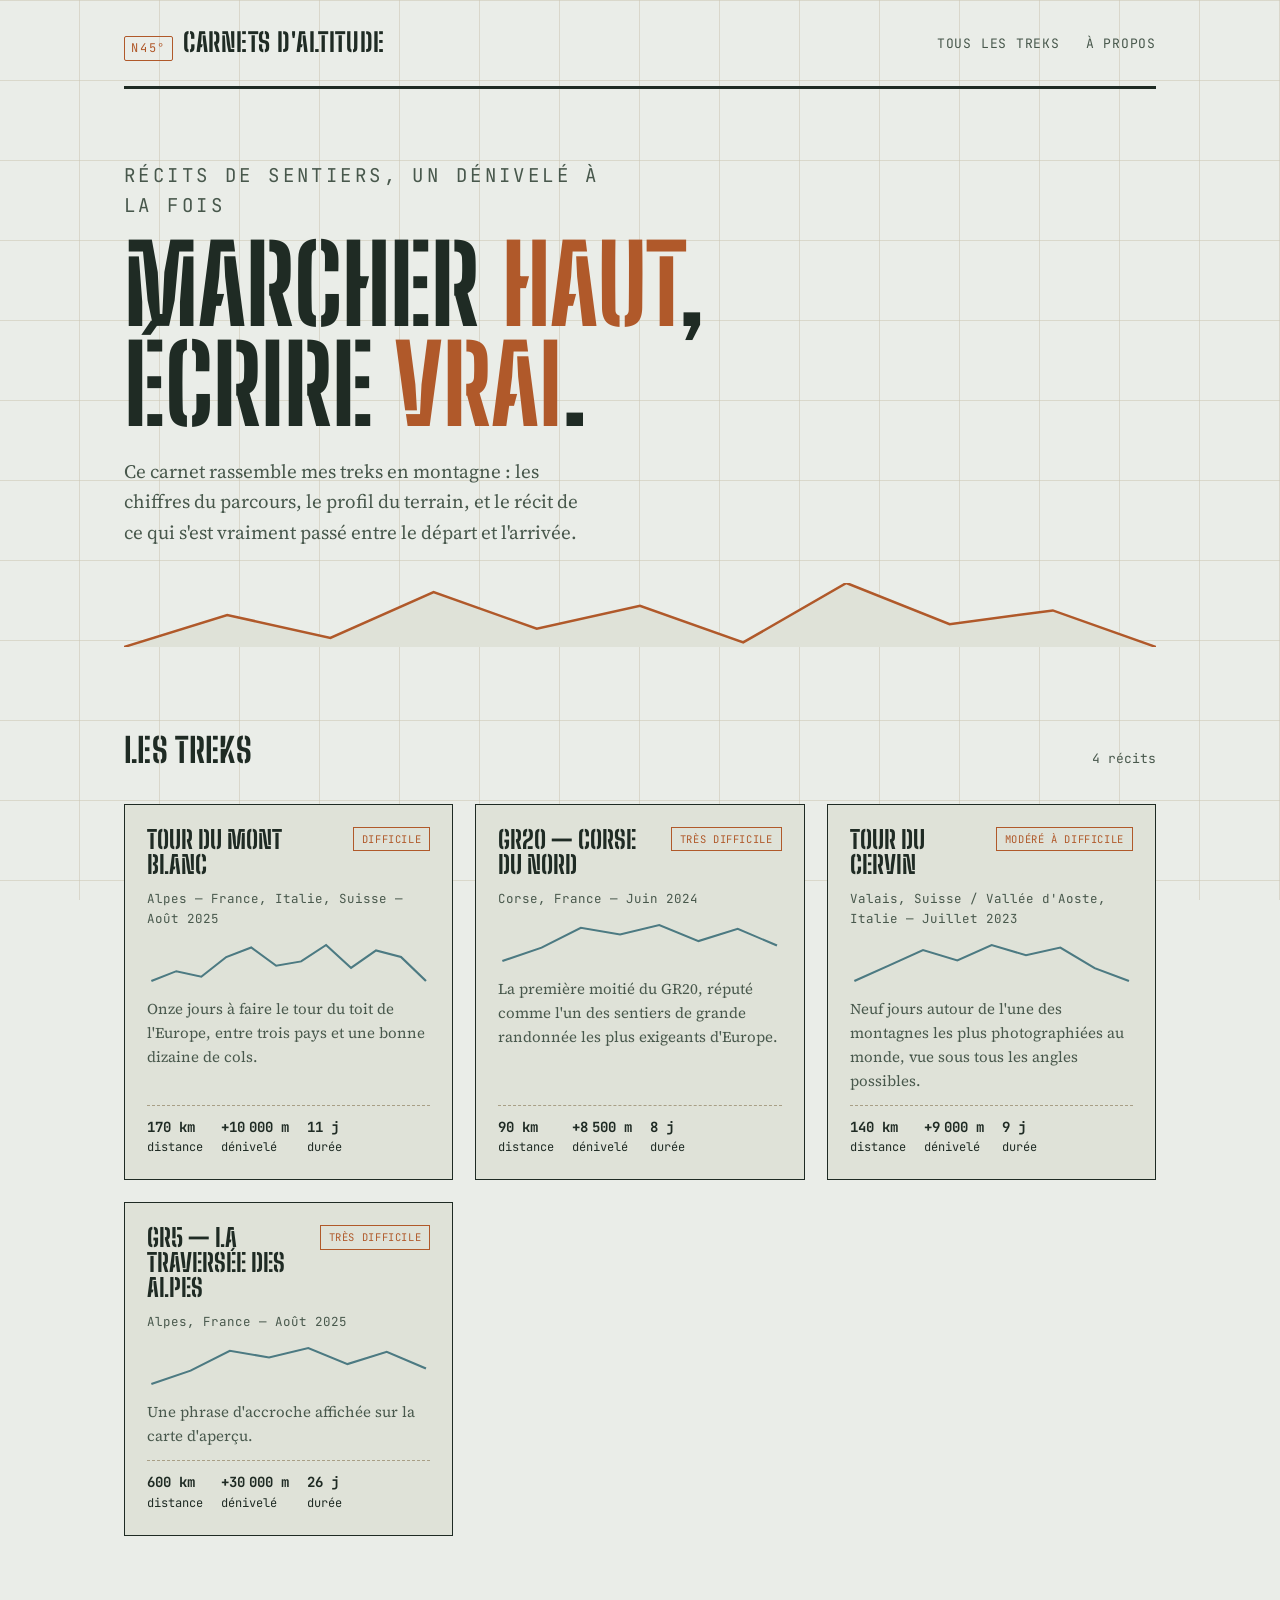
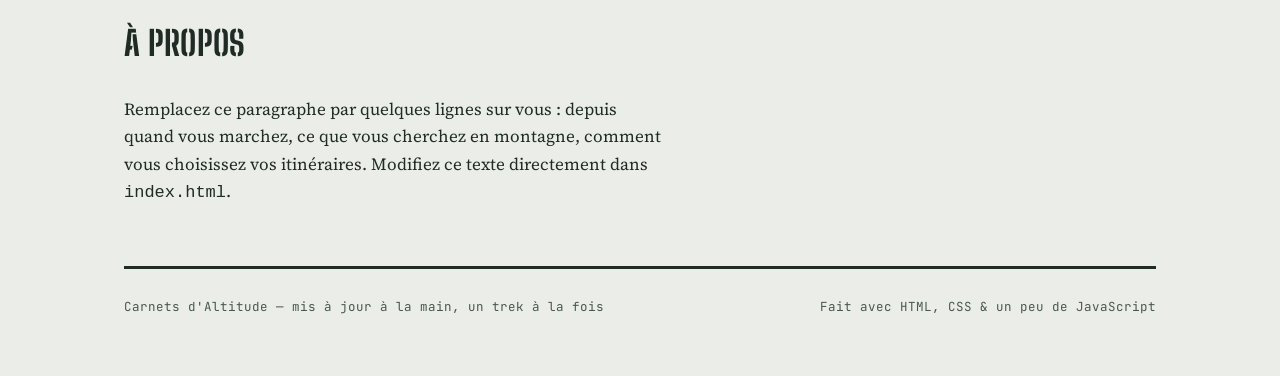
<file: index.html>
<!DOCTYPE html>
<html lang="fr">
<head>
  <meta charset="UTF-8">
  <meta name="viewport" content="width=device-width, initial-scale=1.0">
  <title>Carnets d'Altitude — récits de treks en montagne</title>
  <meta name="description" content="Récits, chiffres et photos de treks en montagne.">
  <link rel="stylesheet" href="css/style.css">
</head>
<body>

  <div class="wrap">
    <header class="site-header">
      <a class="brand" href="index.html">
        <span class="brand-mark">N45°</span>
        <span class="brand-name">Carnets d'Altitude</span>
      </a>
      <nav class="site-nav">
        <a href="index.html">Tous les treks</a>
        <a href="#about">À propos</a>
      </nav>
    </header>

    <section class="hero">
      <p class="hero-eyebrow">Récits de sentiers, un dénivelé à la fois</p>
      <h1>Marcher <em>haut</em>,<br>écrire <em>vrai</em>.</h1>
      <p>Ce carnet rassemble mes treks en montagne : les chiffres du parcours, le profil du terrain, et le récit de ce qui s'est vraiment passé entre le départ et l'arrivée.</p>
      <div class="profile-divider-slot"></div>
    </section>

    <section id="treks">
      <div class="section-head">
        <h2>Les treks</h2>
        <span class="count" id="trek-count"></span>
      </div>
      <div class="trek-grid" id="trek-grid"></div>
    </section>

    <section id="about" style="margin-bottom:60px;">
      <div class="section-head"><h2>À propos</h2></div>
      <p style="max-width:60ch;">Remplacez ce paragraphe par quelques lignes sur vous : depuis quand vous marchez, ce que vous cherchez en montagne, comment vous choisissez vos itinéraires. Modifiez ce texte directement dans <code>index.html</code>.</p>
    </section>

    <footer class="site-footer">
      <span>Carnets d'Altitude — mis à jour à la main, un trek à la fois</span>
      <span>Fait avec HTML, CSS &amp; un peu de JavaScript</span>
    </footer>
  </div>

  <script src="data/treks.js"></script>
  <script src="js/main.js"></script>
</body>
</html>
</file>
<file: css/style.css>
/* ============================================================
   CARNETS D'ALTITUDE — feuille de style
   Système de design : carte topographique / balisage de sentier
   ============================================================ */

@import url('https://fonts.googleapis.com/css2?family=Big+Shoulders+Stencil:wght@500;700;900&family=Source+Serif+4:ital,wght@0,400;0,600;1,400&family=JetBrains+Mono:wght@400;500;700&display=swap');

:root {
  --paper: #eaede8;
  --paper-raised: #dfe2d8;
  --ink: #1f2b24;
  --ink-soft: #48584c;
  --rust: #b0592a;
  --rust-dark: #8a4520;
  --glacier: #4c7a82;
  --moss: #6b7a4f;
  --contour: #c9c2ae;
  --contour-strong: #a89f86;

  --display: 'Big Shoulders Stencil', sans-serif;
  --body: 'Source Serif 4', Georgia, serif;
  --mono: 'JetBrains Mono', monospace;

  --max-w: 1080px;
}

* { box-sizing: border-box; }

html { scroll-behavior: smooth; }

body {
  margin: 0;
  background: var(--paper);
  background-image:
    repeating-linear-gradient(0deg, transparent, transparent 79px, var(--contour) 80px),
    repeating-linear-gradient(90deg, transparent, transparent 79px, var(--contour) 80px);
  background-size: 80px 80px;
  background-attachment: fixed;
  color: var(--ink);
  font-family: var(--body);
  font-size: 17px;
  line-height: 1.6;
}

a { color: var(--rust); text-decoration: none; }
a:hover { text-decoration: underline; }
a:focus-visible, button:focus-visible { outline: 3px solid var(--glacier); outline-offset: 2px; }

.wrap { max-width: var(--max-w); margin: 0 auto; padding: 0 24px; }

/* ---------- Header ---------- */

.site-header {
  display: flex;
  align-items: center;
  justify-content: space-between;
  padding: 22px 0;
  border-bottom: 3px solid var(--ink);
}

.brand {
  display: flex;
  align-items: baseline;
  gap: 10px;
  color: var(--ink);
  text-decoration: none;
}

.brand:hover { text-decoration: none; }

.brand-mark {
  font-family: var(--mono);
  font-size: 12px;
  letter-spacing: 0.15em;
  color: var(--rust);
  border: 1.5px solid var(--rust);
  padding: 2px 6px;
  border-radius: 2px;
}

.brand-name {
  font-family: var(--display);
  font-weight: 700;
  font-size: 26px;
  letter-spacing: 0.02em;
  text-transform: uppercase;
}

.site-nav a {
  font-family: var(--mono);
  font-size: 13px;
  letter-spacing: 0.06em;
  text-transform: uppercase;
  color: var(--ink-soft);
  margin-left: 22px;
}
.site-nav a:hover { color: var(--rust); }

/* ---------- Hero ---------- */

.hero {
  padding: 72px 0 40px;
  position: relative;
}

.hero-eyebrow {
  font-family: var(--mono);
  font-size: 13px;
  letter-spacing: 0.18em;
  text-transform: uppercase;
  color: var(--glacier);
  margin: 0 0 14px;
}

.hero h1 {
  font-family: var(--display);
  font-size: clamp(52px, 9vw, 108px);
  line-height: 0.92;
  margin: 0 0 22px;
  text-transform: uppercase;
  color: var(--ink);
}

.hero h1 em {
  font-style: normal;
  color: var(--rust);
}

.hero p {
  max-width: 46ch;
  color: var(--ink-soft);
  font-size: 19px;
}

/* Signature element: elevation-profile divider */
.profile-divider {
  width: 100%;
  height: 64px;
  margin: 36px 0;
  display: block;
}
.profile-divider path {
  fill: none;
  stroke: var(--rust);
  stroke-width: 2.5;
}
.profile-divider .fill {
  fill: var(--paper-raised);
  stroke: none;
}

/* ---------- Stats strip ---------- */

.stat-strip {
  display: flex;
  flex-wrap: wrap;
  gap: 0;
  border-top: 1.5px solid var(--contour-strong);
  border-bottom: 1.5px solid var(--contour-strong);
  margin: 10px 0 48px;
}

.stat-strip .stat {
  flex: 1 1 140px;
  padding: 16px 20px;
  border-right: 1.5px solid var(--contour-strong);
}
.stat-strip .stat:last-child { border-right: none; }

.stat .n {
  display: block;
  font-family: var(--mono);
  font-weight: 700;
  font-size: 26px;
  color: var(--rust);
}
.stat .label {
  font-family: var(--mono);
  font-size: 11px;
  letter-spacing: 0.1em;
  text-transform: uppercase;
  color: var(--ink-soft);
}

/* ---------- Section headings ---------- */

.section-head {
  display: flex;
  align-items: baseline;
  justify-content: space-between;
  margin: 0 0 26px;
}

.section-head h2 {
  font-family: var(--display);
  text-transform: uppercase;
  font-size: 34px;
  margin: 0;
  letter-spacing: 0.01em;
}

.section-head .count {
  font-family: var(--mono);
  font-size: 13px;
  color: var(--ink-soft);
}

/* ---------- Trek cards ---------- */

.trek-grid {
  display: grid;
  grid-template-columns: repeat(auto-fill, minmax(300px, 1fr));
  gap: 22px;
  margin-bottom: 80px;
}

.trek-card {
  background: var(--paper-raised);
  border: 1.5px solid var(--ink);
  padding: 22px;
  display: flex;
  flex-direction: column;
  gap: 12px;
  color: var(--ink);
  text-decoration: none;
  transition: transform 0.15s ease, box-shadow 0.15s ease;
  position: relative;
}

.trek-card:hover {
  text-decoration: none;
  transform: translate(-3px, -3px);
  box-shadow: 5px 5px 0 var(--ink);
}

.trek-card .card-top {
  display: flex;
  justify-content: space-between;
  align-items: flex-start;
  gap: 10px;
}

.trek-card h3 {
  font-family: var(--display);
  text-transform: uppercase;
  font-size: 25px;
  margin: 0;
  line-height: 1;
}

.badge {
  font-family: var(--mono);
  font-size: 10.5px;
  letter-spacing: 0.06em;
  text-transform: uppercase;
  padding: 3px 8px;
  border: 1.5px solid var(--moss);
  color: var(--moss);
  white-space: nowrap;
  flex-shrink: 0;
}
.badge.hard { border-color: var(--rust); color: var(--rust); }

.trek-card .meta {
  font-family: var(--mono);
  font-size: 12.5px;
  color: var(--ink-soft);
}

.trek-card .sparkline {
  width: 100%;
  height: 44px;
}
.trek-card .sparkline path {
  fill: none;
  stroke: var(--glacier);
  stroke-width: 2;
}

.trek-card .resume {
  font-size: 15px;
  color: var(--ink-soft);
  margin: 0;
}

.trek-card .card-stats {
  display: flex;
  gap: 18px;
  font-family: var(--mono);
  font-size: 12px;
  margin-top: auto;
  padding-top: 10px;
  border-top: 1px dashed var(--contour-strong);
}
.trek-card .card-stats b { color: var(--ink); font-size: 14px; display: block; }

/* ---------- Trek detail page ---------- */

.detail-hero {
  padding: 44px 0 10px;
}

.back-link {
  font-family: var(--mono);
  font-size: 13px;
  color: var(--ink-soft);
  display: inline-block;
  margin-bottom: 24px;
}

.detail-hero .lieu {
  font-family: var(--mono);
  font-size: 14px;
  color: var(--glacier);
  text-transform: uppercase;
  letter-spacing: 0.08em;
}

.detail-hero h1 {
  font-family: var(--display);
  text-transform: uppercase;
  font-size: clamp(42px, 7vw, 76px);
  line-height: 0.95;
  margin: 8px 0 20px;
}

.elevation-chart {
  width: 100%;
  height: 200px;
  background: var(--paper-raised);
  border: 1.5px solid var(--ink);
  margin: 24px 0 48px;
}
.elevation-chart-svg { width: 100%; height: 100%; display: block; }

.trek-map {
  width: 100%;
  height: 380px;
  border: 1.5px solid var(--ink);
  margin: 24px 0;
  background: var(--paper-raised);
  filter: saturate(0.85);
}

.elevation-chart .loading {
  display: flex;
  align-items: center;
  justify-content: center;
  height: 100%;
  font-family: var(--mono);
  font-size: 12px;
  color: var(--ink-soft);
}
.elevation-chart-svg { width: 100%; height: 100%; display: block; }
.elevation-chart .area { fill: rgba(176, 89, 42, 0.16); stroke: none; }
.elevation-chart .line { fill: none; stroke: var(--rust); stroke-width: 2.5; }
.elevation-chart .gridline { stroke: var(--contour); stroke-width: 1; }
.elevation-chart text {
  font-family: var(--mono);
  font-size: 10px;
  fill: var(--ink-soft);
}

.journal {
  max-width: 68ch;
  margin-bottom: 70px;
}

.journal-text {
  font-size: 18.5px;
  white-space: pre-line;
}
.journal-text p { margin: 0 0 20px; }

.journal-photo {
  margin: 36px 0;
  border: 1.5px solid var(--ink);
  background: var(--paper-raised);
}
.journal-photo img {
  display: block;
  width: 100%;
}
.journal-photo figcaption {
  font-family: var(--mono);
  font-style: italic;
  font-size: 13px;
  color: var(--ink-soft);
  padding: 10px 14px;
  border-top: 1px dashed var(--contour-strong);
}
.journal-photo.placeholder {
  aspect-ratio: 4 / 3;
}
.journal-photo.placeholder .ph {
  height: 100%;
  border: none;
  background:
    repeating-linear-gradient(135deg, var(--paper-raised), var(--paper-raised) 10px, var(--paper) 10px, var(--paper) 20px);
  display: flex;
  align-items: center;
  justify-content: center;
  font-family: var(--mono);
  font-size: 11px;
  color: var(--ink-soft);
  text-align: center;
  padding: 10px;
}

/* ---------- Footer ---------- */

.site-footer {
  border-top: 3px solid var(--ink);
  padding: 28px 0 60px;
  font-family: var(--mono);
  font-size: 12.5px;
  color: var(--ink-soft);
  display: flex;
  justify-content: space-between;
  flex-wrap: wrap;
  gap: 10px;
}

/* ---------- Empty state ---------- */

.empty {
  padding: 60px 20px;
  text-align: center;
  border: 1.5px dashed var(--contour-strong);
  color: var(--ink-soft);
  font-family: var(--mono);
  font-size: 14px;
}

@media (max-width: 640px) {
  .site-header { flex-direction: column; align-items: flex-start; gap: 12px; }
  .site-nav a { margin-left: 0; margin-right: 18px; }
  .stat-strip .stat { border-right: none; border-bottom: 1.5px solid var(--contour-strong); flex: 1 1 45%; }
}

@media (prefers-reduced-motion: reduce) {
  html { scroll-behavior: auto; }
  .trek-card { transition: none; }
}
</file>
